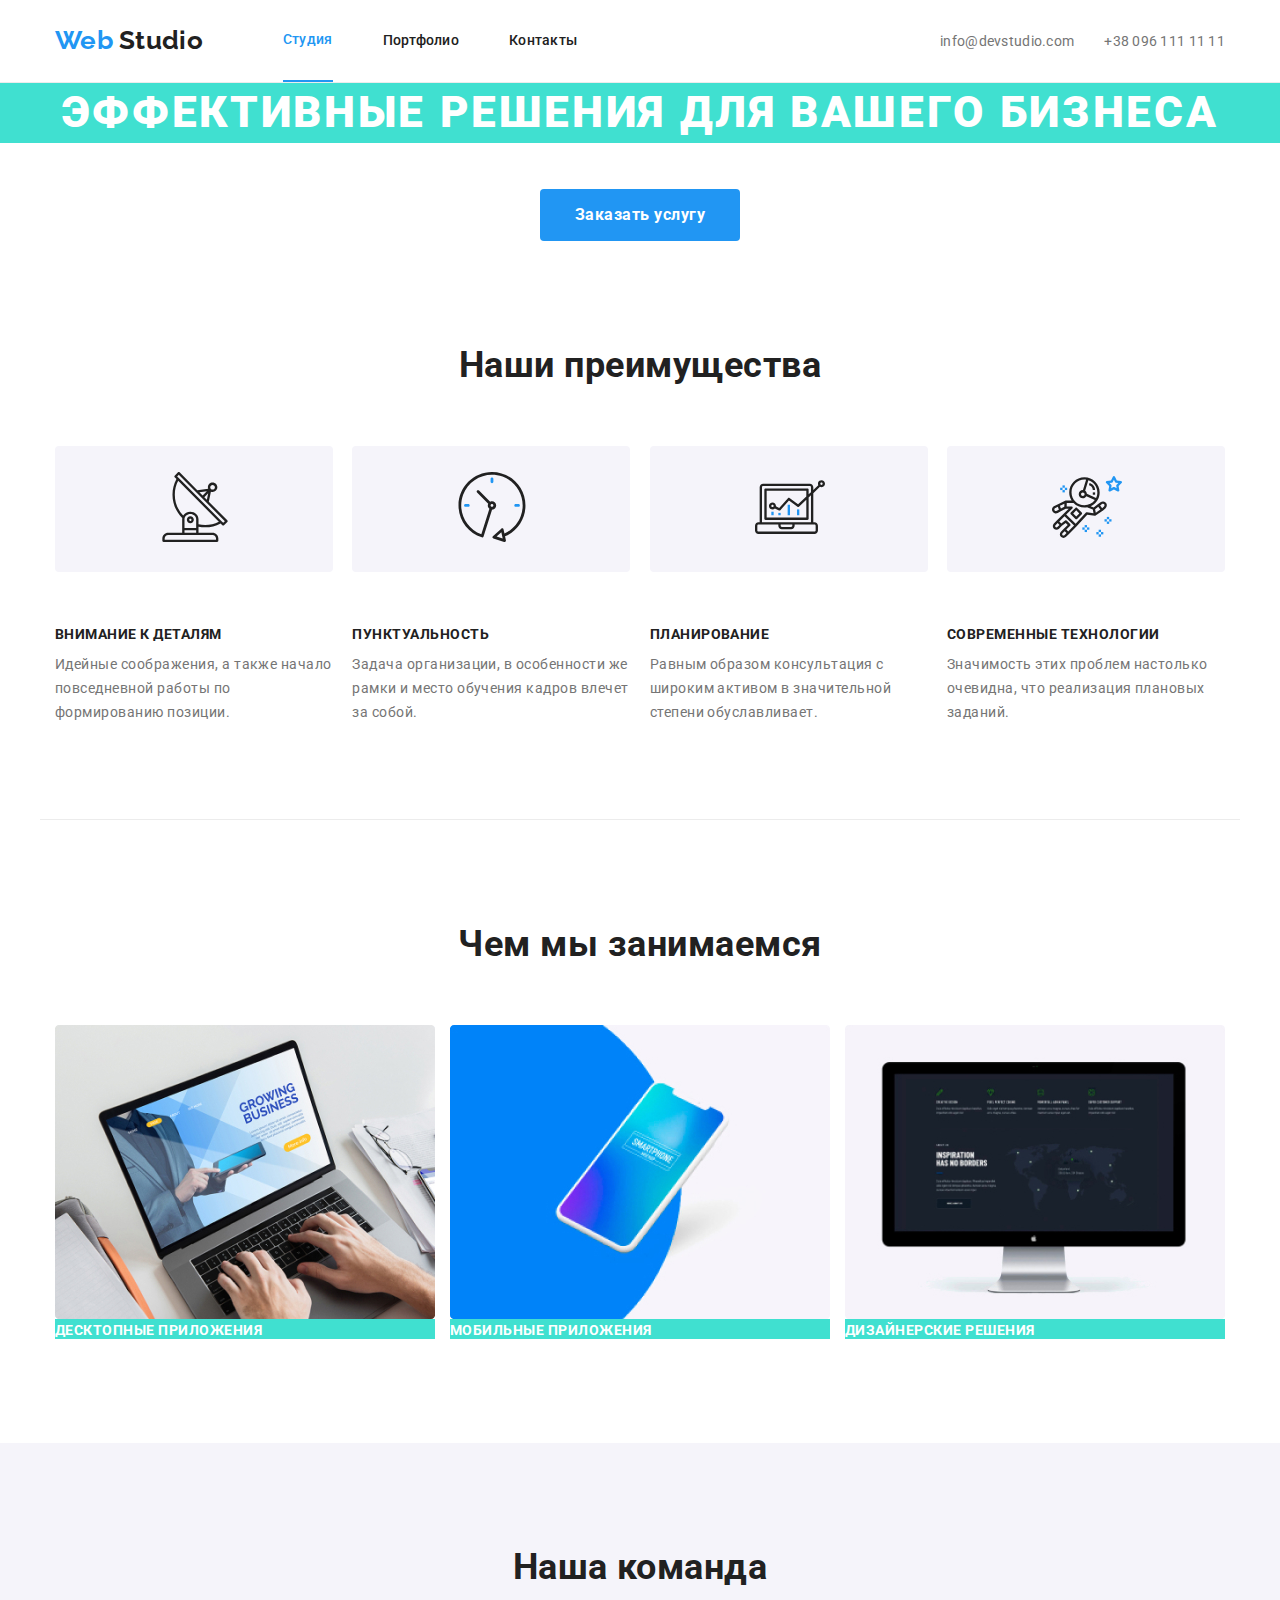
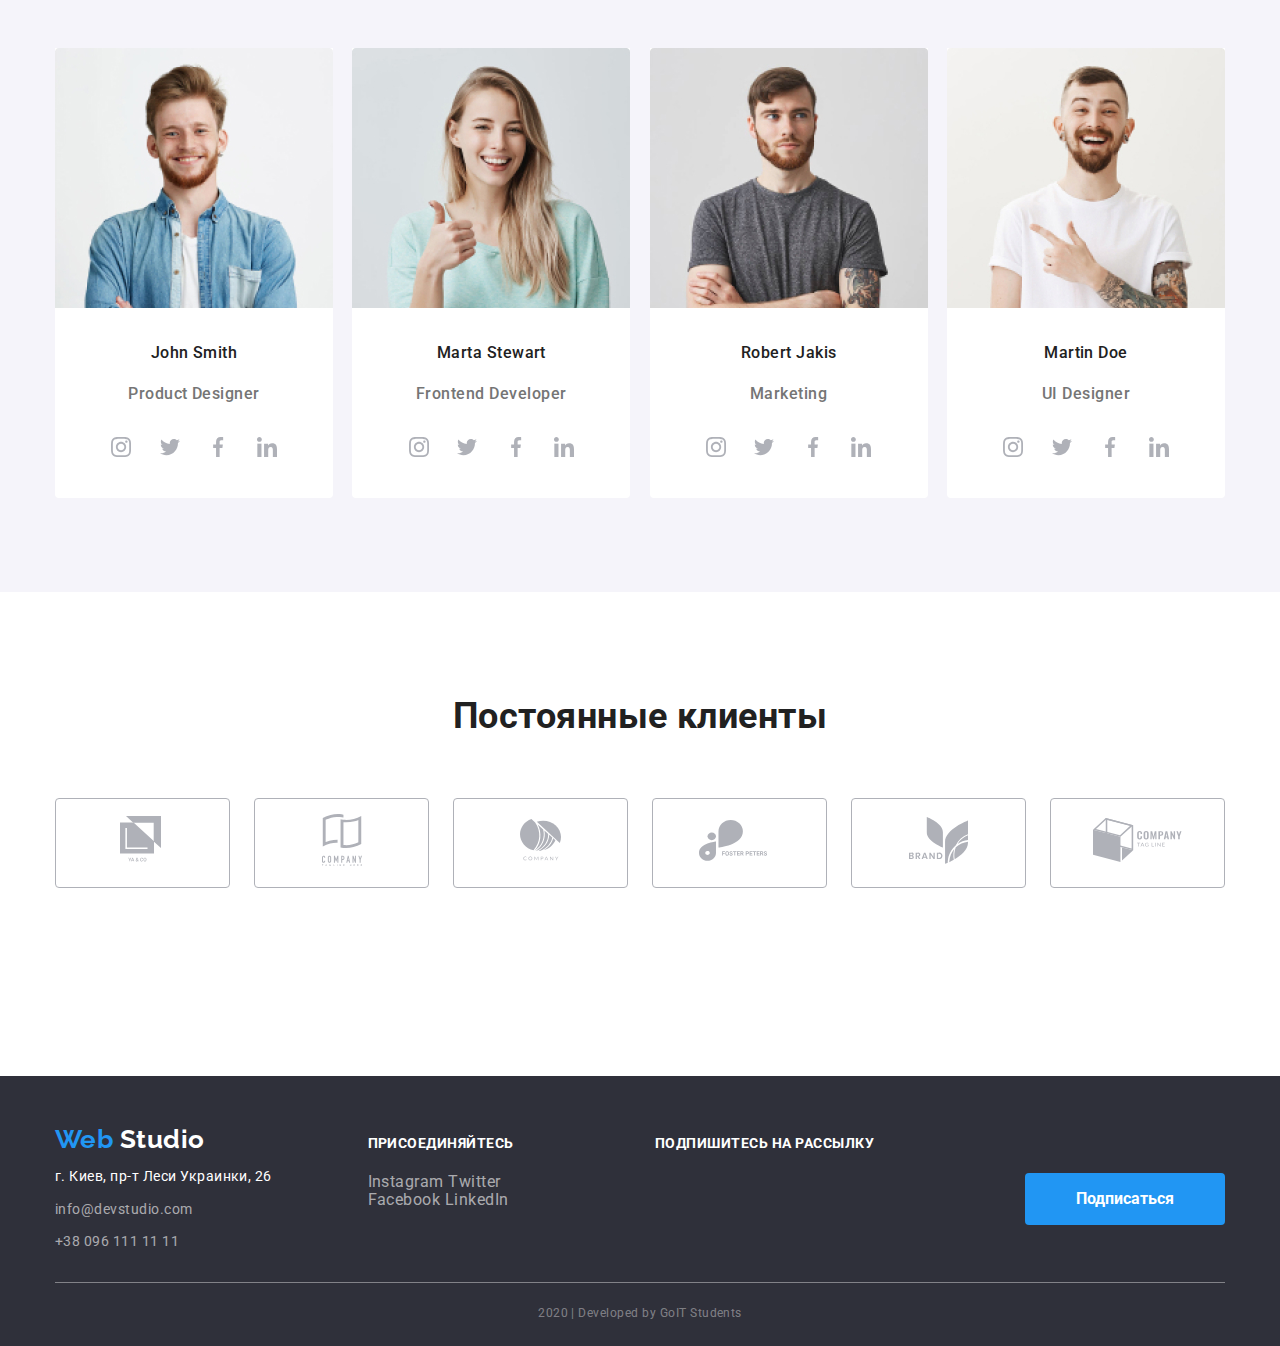
<file: index.html>
<!DOCTYPE html>
<html lang="ru">
  <head>
    <meta charset="UTF-8" />
    <meta name="viewport" content="width=device-width, initial-scale=1.0" />
    <title>Web Studio</title>
    <link
      href="https://fonts.googleapis.com/css2?family=Raleway:wght@700&family=Roboto:wght@400;500;700;900&display=swap"
      rel="stylesheet"
    />
    <link
      rel="stylesheet"
      href="https://cdnjs.cloudflare.com/ajax/libs/modern-normalize/0.6.0/modern-normalize.min.css"
    />
    <link rel="stylesheet" href="./CSS/common.css" />
    <link rel="stylesheet" href="./CSS/main.css" />
  </head>
  <body>
    <!-- Шапка сайта -->
    <header>
      <div class="container header">
        <nav class="site-nav">
          <a href="./index.html" class="logo link">
            <span class="logo-accent">Web</span> Studio</a
          >

          <ul class="site-nav list">
            <li>
              <a href="./index.html" class="link current">Студия</a>
            </li>
            <li>
              <a href="./portfolio.html" class="link">Портфолио</a>
            </li>
            <li><a href="" class="link">Контакты</a></li>
          </ul>
        </nav>
        <address class="contacts-nav">
          <ul class="contacts list">
            <li>
              <a class="link" href="mailto:info@devstudio.com"
                >info@devstudio.com</a
              >
            </li>
            <li>
              <a href="tel:+380961111111" class="link">+38 096 111 11 11</a>
            </li>
          </ul>
        </address>
      </div>
    </header>

    <main>
      <!-- Герой -->
      <section class="hero">
        <h1 class="hero-title">Эффективные решения для вашего бизнеса</h1>
        <a href="" class="button">Заказать услугу</a>
      </section>

      <!-- Преимущества -->
      <section class="benefits section">
        <div class="container benefits">
          <h2 class="section-title">Наши преимущества</h2>

          <ul class="benefits list">
            <li>
              <a href=""><img src="./images/antenna.svg" alt="Антена" /></a>
              <h3 class="title">Внимание к деталям</h3>
              <p class="text">
                Идейные соображения, а также начало повседневной работы по
                формированию позиции.
              </p>
            </li>
            <li>
              <a href=""><img src="./images/clock.svg" alt="Часы" /></a>
              <h3 class="title">Пунктуальность</h3>
              <p class="text">
                Задача организации, в особенности же рамки и место обучения
                кадров влечет за собой.
              </p>
            </li>
            <li>
              <a href=""><img src="./images/diagram.svg" alt="Диаграмма" /></a>
              <h3 class="title">Планирование</h3>
              <p class="text">
                Равным образом консультация с широким активом в значительной
                степени обуславливает.
              </p>
            </li>
            <li>
              <a href=""
                ><img src="./images/astronaut.svg" alt="Астронавт"
              /></a>
              <h3 class="title">Современные технологии</h3>
              <p class="text">
                Значимость этих проблем настолько очевидна, что реализация
                плановых заданий.
              </p>
            </li>
          </ul>
        </div>
      </section>

      <!-- Чем мы занимаемся -->
      <section class="possibilities section">
        <div class="container">
          <h2 class="section-title">Чем мы занимаемся</h2>
          <ul class="possibilities list">
            <li>
              <a href="" class="possibilities title link">
                <img
                  src="./images/laptop.jpg"
                  width="380"
                  height="294"
                  alt="Ноутбук"
                />
                Десктопные приложения
              </a>
            </li>
            <li>
              <a href="" class="possibilities title link">
                <img
                  src="./images/phone.jpg"
                  width="380"
                  height="294"
                  alt="Смартфон"
                />
                Мобильные приложения
              </a>
            </li>
            <li>
              <a href="" class="possibilities title link">
                <img
                  src="./images/design.jpg"
                  width="380"
                  height="294"
                  alt="Десктопное приложение"
                />
                Дизайнерские решения
              </a>
            </li>
          </ul>
        </div>
      </section>

      <!-- Наша команда -->
      <section class="section team">
        <div class="container">
          <h2 class="section-title team">Наша команда</h2>
          <ul class="team list">
            <!-- John Smith -->
            <li class="worker">
              <img src="./images/John-Smith.jpg" alt="Фото John Smith" />
              <div class="worker-card-content">
                <h3 class="worker-name">John Smith</h3>
                <p class="position">Product Designer</p>
                <ul class="list">
                  <li>
                    <a href="">
                      <img src="./images/instagram.svg" alt="Инстаграм" />
                    </a>
                  </li>
                  <li>
                    <a href="">
                      <img src="./images/twitter.svg" alt="Твиттер" />
                    </a>
                  </li>
                  <li>
                    <a href="">
                      <img src="./images/facebook.svg" alt="Фейсбук" />
                    </a>
                  </li>
                  <li>
                    <a href="">
                      <img src="./images/linkedin.svg" alt="Ликедин" />
                    </a>
                  </li>
                </ul>
              </div>
            </li>
            <!-- Marta Stewart -->
            <li class="worker">
              <img src="./images/Marta-Stewart.jpg" alt="Фото Marta Stewart" />
              <div class="worker-card-content">
                <h3 class="worker-name">Marta Stewart</h3>
                <p class="position">Frontend Developer</p>
                <ul class="list">
                  <li>
                    <a href="">
                      <img src="./images/instagram.svg" alt="Инстаграм" />
                    </a>
                  </li>
                  <li>
                    <a href="">
                      <img src="./images/twitter.svg" alt="Твиттер" />
                    </a>
                  </li>
                  <li>
                    <a href="">
                      <img src="./images/facebook.svg" alt="Фейсбук" />
                    </a>
                  </li>
                  <li>
                    <a href="">
                      <img src="./images/linkedin.svg" alt="Ликедин" />
                    </a>
                  </li>
                </ul>
              </div>
            </li>
            <!-- Robert Jakis -->
            <li class="worker">
              <img src="./images/Robert-Jakis.jpg" alt="Фото Robert Jakis" />
              <div class="worker-card-content">
                <h3 class="worker-name">Robert Jakis</h3>
                <p class="position">Marketing</p>
                <ul class="list">
                  <li>
                    <a href="">
                      <img src="./images/instagram.svg" alt="Инстаграм" />
                    </a>
                  </li>
                  <li>
                    <a href="">
                      <img src="./images/twitter.svg" alt="Твиттер" />
                    </a>
                  </li>
                  <li>
                    <a href="">
                      <img src="./images/facebook.svg" alt="Фейсбук" />
                    </a>
                  </li>
                  <li>
                    <a href="">
                      <img src="./images/linkedin.svg" alt="Ликедин" />
                    </a>
                  </li>
                </ul>
              </div>
            </li>
            <!-- Martin Doe -->
            <li class="worker">
              <img src="./images/Martin-Doe.jpg" alt="Фото Martin Doe" />
              <div class="worker-card-content">
                <h3 class="worker-name">Martin Doe</h3>
                <p class="position">UI Designer</p>
                <ul class="list">
                  <li>
                    <a href="">
                      <img src="./images/instagram.svg" alt="Инстаграм" />
                    </a>
                  </li>
                  <li>
                    <a href="">
                      <img src="./images/twitter.svg" alt="Твиттер" />
                    </a>
                  </li>
                  <li>
                    <a href="">
                      <img src="./images/facebook.svg" alt="Фейсбук" />
                    </a>
                  </li>
                  <li>
                    <a href="">
                      <img src="./images/linkedin.svg" alt="Ликедин" />
                    </a>
                  </li>
                </ul>
              </div>
            </li>
          </ul>
        </div>
      </section>

      <!-- Постоянные клиенты -->
      <section class="section">
        <div class="container">
          <h2 class="section-title">Постоянные клиенты</h2>
          <ul class="clients list">
            <li>
              <a href="">
                <img
                  src="./images/logo-company1.svg"
                  alt="Логотип компании ..."
                />
              </a>
            </li>
            <li>
              <a href="">
                <img
                  src="./images/logo-company2.svg"
                  alt="Логотип компании ..."
                />
              </a>
            </li>
            <li>
              <a href="">
                <img
                  src="./images/logo-company3.svg"
                  alt="Логотип компании ..."
                />
              </a>
            </li>
            <li>
              <a href="">
                <img
                  src="./images/logo-company4.svg"
                  alt="Логотип компании ..."
                />
              </a>
            </li>
            <li>
              <a href="">
                <img
                  src="./images/logo-company5.svg"
                  alt="Логотип компании ..."
                />
              </a>
            </li>
            <li>
              <a href="">
                <img
                  src="./images/logo-company6.svg"
                  alt="Логотип компании ..."
                />
              </a>
            </li>
          </ul>
        </div>
      </section>
    </main>

    <!-- Футер -->
    <footer class="footer">
      <div class="container">
        <div class="footer-box">
          <div class="contacts-box">
            <a href="./index.html" class="logo invers link">
              <span class="logo-accent">Web</span> Studio
            </a>

            <address class="address">
              <span>г. Киев, пр-т Леси Украинки, 26</span>

              <a href="mailto:info@devstudio.com" class="link"
                >info@devstudio.com</a
              >
              <a href="tel:+380961111111" class="link">+38 096 111 11 11</a>
            </address>
          </div>

          <div class="social-box">
            <p class="footer-titles">Присоединяйтесь</p>
            <ul class="list">
              <li class="social">
                <a class="link" href="" aria-label="Ссылка на Instagram"
                  >Instagram</a
                >
              </li>
              <li class="social">
                <a class="link" href="" aria-label="Ссылка на Twitter"
                  >Twitter</a
                >
              </li>
              <li class="social">
                <a class="link" href="" aria-label="Ссылка на Facebook"
                  >Facebook</a
                >
              </li>
              <li class="social">
                <a class="link" href="" aria-label="Ссылка на LinkedIn"
                  >LinkedIn</a
                >
              </li>
            </ul>
          </div>

          <div class="subscribe-box">
            <!-- Блок подписки -->
            <p class="footer-titles">Подпишитесь на рассылку</p>
            <button class="button">Подписаться</button>
            <!--  -->
          </div>
        </div>

        <p class="copyright">2020 | Developed by GoIT Students</p>
      </div>
    </footer>
  </body>
</html>
</file>
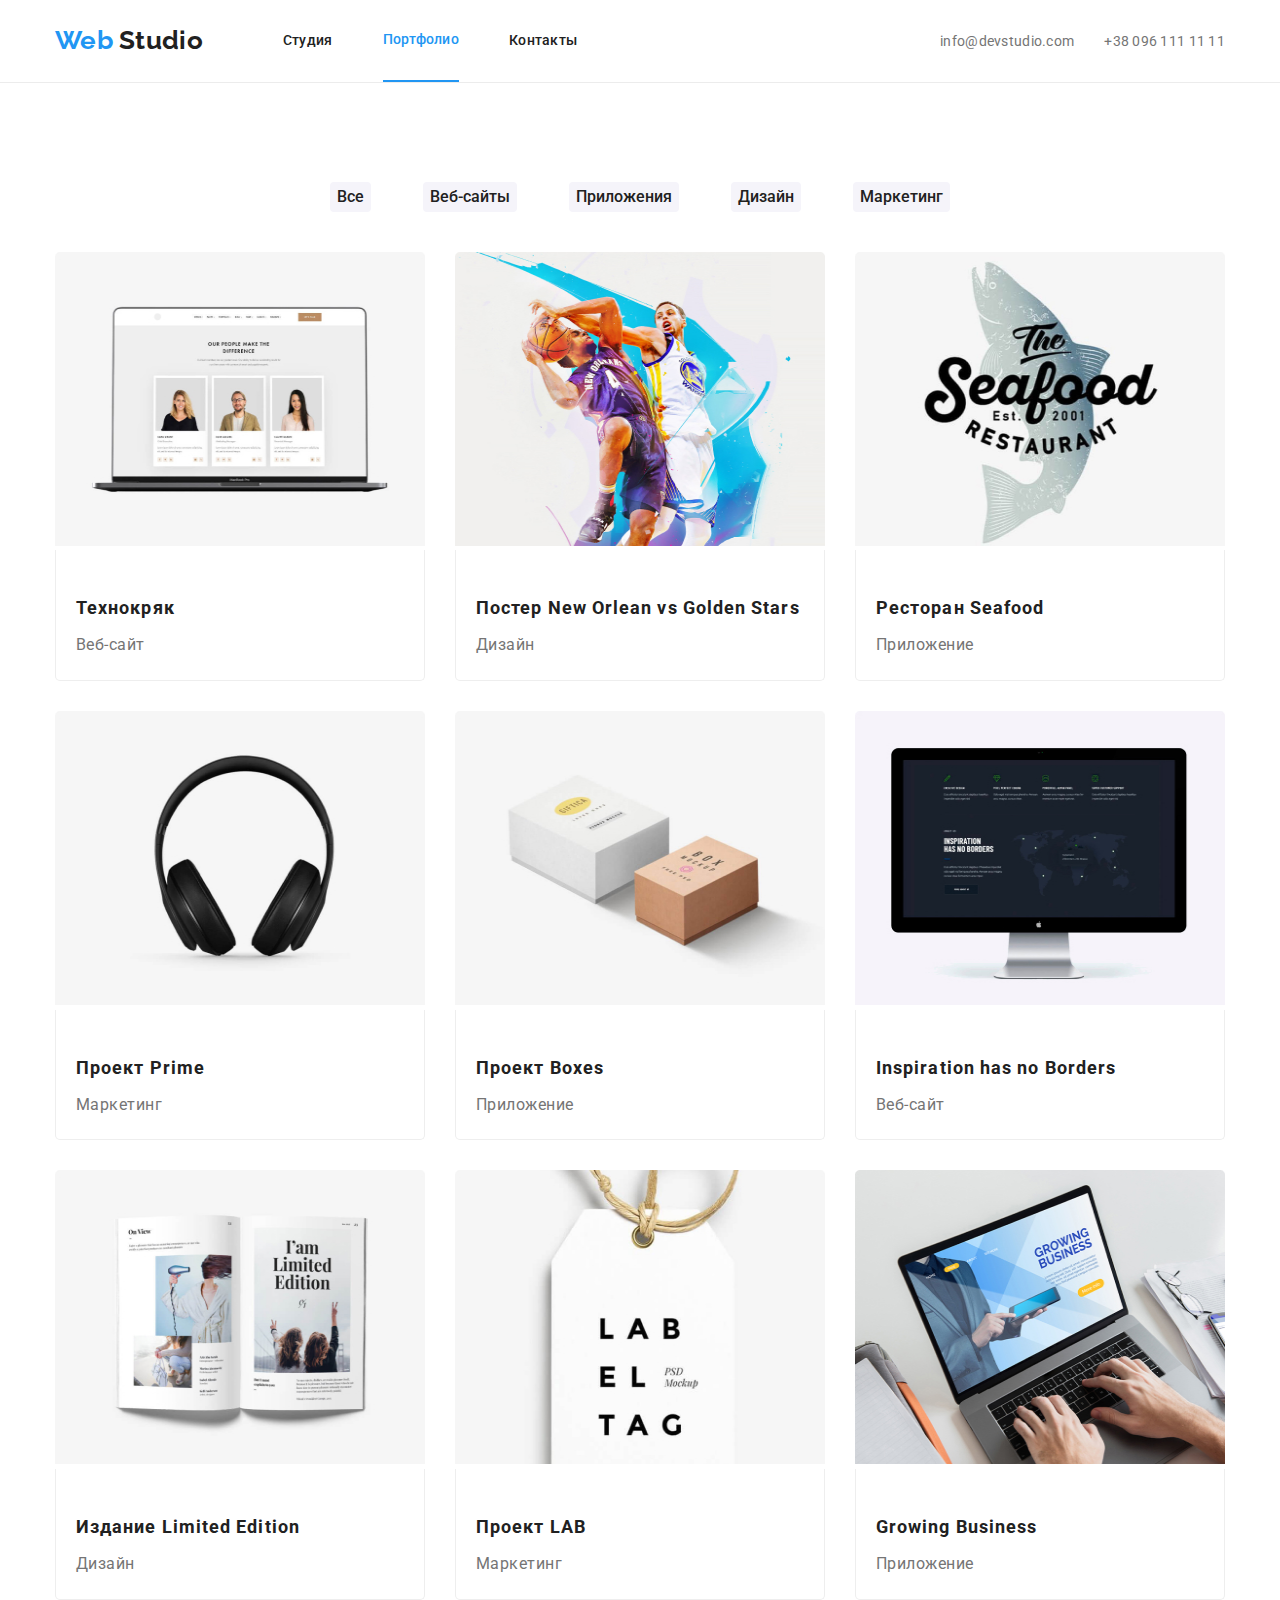
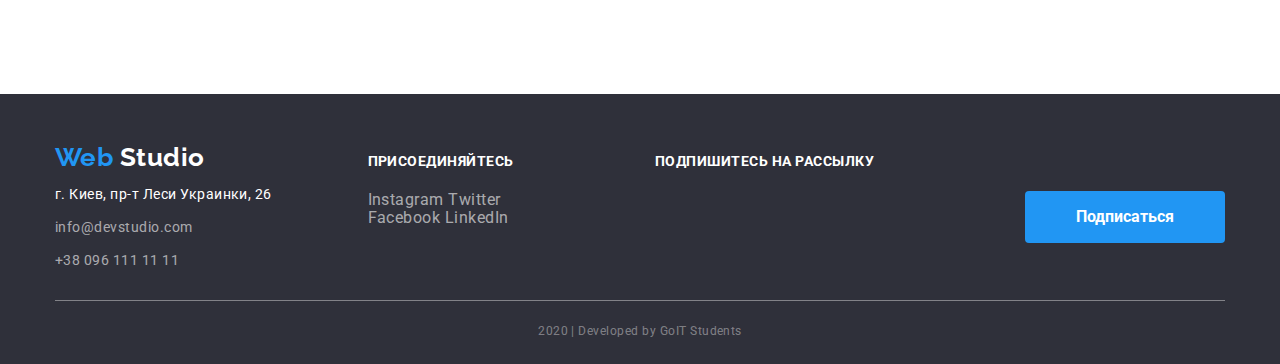
<file: portfolio.html>
<!DOCTYPE html>
<html lang="en">
  <head>
    <meta charset="UTF-8" />
    <meta name="viewport" content="width=device-width, initial-scale=1.0" />
    <title>Web Studio-Portfolio</title>
    <link
      href="https://fonts.googleapis.com/css2?family=Raleway:wght@700&family=Roboto:wght@400;500;700;900&display=swap"
      rel="stylesheet"
    />
    <link
      rel="stylesheet"
      href="https://cdnjs.cloudflare.com/ajax/libs/modern-normalize/0.6.0/modern-normalize.min.css"
    />
    <link rel="stylesheet" href="./CSS/common.css" />
    <link rel="stylesheet" href="./CSS/portfolio.css" />
  </head>
  <body>
    <!-- Шапка сайта -->
    <header>
      <div class="container header">
        <nav class="site-nav">
          <a href="./index.html" class="logo link">
            <span class="logo-accent">Web</span> Studio</a
          >

          <ul class="site-nav list">
            <li>
              <a href="./index.html" class="link">Студия</a>
            </li>
            <li>
              <a href="./portfolio.html" class="link current">Портфолио</a>
            </li>
            <li><a href="" class="link">Контакты</a></li></li>
          </ul>
        </nav>
        <address class="contacts-nav">
          <ul class="contacts list">
            <li>
              <a class="link" href="mailto:info@devstudio.com"
                >info@devstudio.com</a
              >
            </li>
            <li>
              <a href="tel:+380961111111" class="link">+38 096 111 11 11</a>
            </li>
          </ul>
        </address>
      </div>
    </header>

    <main>
      <h1 class="hiden">Работы нашей студии</h1>

      <!-- Фильтры -->
      <div class="container filters">
        <h2 class="hiden">Фильтры</h2>
        <ul class="list">
          <li>
            <button class="filter-button">Все</button>
          </li>
          <li>
            <button class="filter-button">Веб-сайты</button>
          </li>
          <li>
            <button class="filter-button">Приложения</button>
          </li>
          <li>
            <button class="filter-button">Дизайн</button>
          </li>
          <li>
            <button class="filter-button">Маркетинг</button>
          </li>
        </ul>
      </div>

      <!-- Примеры работ -->
      <div class=" container work-examples">
        <h2 class="hiden">Примеры работ</h2>
        <ul class="list">
          <li class="card">
            <a class="link" href="">
              <div>
                <img src="./portfolio-images/technokryak.jpg" width="370" height="294" alt="Лептоп" />
                <p class="card-hover">
                  Технокряк это современная площадка распространения коронавируса.
                  Компании используют эту платформу для цифрового шпионажа и атак
                  на защищённые сервера конкурентов.
                </p>
              </div>
              <div class="card-content">
                <h3 class="title">Технокряк</h3>
                
                <p class="type">Веб-сайт</p>
                
              </div>
            </a>
          </li>
          <li class="card">
            <a class="link" href="">
              <div>
                <img src="./portfolio-images/new-orlean.jpg" width="370" height="294" alt="Баскетболисты" />
                <p class="card-hover">
                  Технокряк это современная площадка распространения коронавируса.
                  Компании используют эту платформу для цифрового шпионажа и атак
                  на защищённые сервера конкурентов.
                </p>
              </div>
              <div class="card-content">
                <h3 class="title">Постер New Orlean vs Golden Stars</h3>
                
                <p class="type">Дизайн</p>
                
              </div>
            </a>
          </li>
          <li class="card">
            <a class="link" href="">
              <div>
                <img src="./portfolio-images/seafood.jpg" width="370" height="294" alt="Логотип ресторана" />
                <p class="card-hover">
                  Технокряк это современная площадка распространения коронавируса.
                  Компании используют эту платформу для цифрового шпионажа и атак
                  на защищённые сервера конкурентов.
                </p>
              </div>
              <div class="card-content">
                <h3 class="title">Ресторан Seafood</h3>
                
                <p class="type">Приложение</p>
                
              </div>
            </a>
          </li>
          <li class="card">
            <a class="link" href="">
              <div>
                <img src="./portfolio-images/prime.jpg" width="370" height="294" alt="Наушники" />
                <p class="card-hover">
                  Технокряк это современная площадка распространения коронавируса.
                  Компании используют эту платформу для цифрового шпионажа и атак
                  на защищённые сервера конкурентов.
                </p>
              </div>
              <div class="card-content">
                <h3 class="title">Проект Prime</h3>
                
                <p class="type">Маркетинг</p>
                
              </div>
            </a>
          </li>
          <li class="card">
            <a class="link" href="">
              <div>
                <img src="./portfolio-images/boxes.jpg" width="370" height="294" alt="Коробки" />
                <p class="card-hover">
                  Технокряк это современная площадка распространения коронавируса.
                  Компании используют эту платформу для цифрового шпионажа и атак
                  на защищённые сервера конкурентов.
                </p>
              </div>
              <div class="card-content">
                <h3 class="title">Проект Boxes</h3>
                
                <p class="type">Приложение</p>
                
              </div>
            </a>
          </li>
          <li class="card">
            <a class="link" href="">
              <div>
                <img src="./portfolio-images/inspiration.jpg" width="370" height="294" alt="Моноблок" />
                <p class="card-hover">
                  Технокряк это современная площадка распространения коронавируса.
                  Компании используют эту платформу для цифрового шпионажа и атак
                  на защищённые сервера конкурентов.
                </p>
              </div>
              <div class="card-content">
                <h3 class="title">Inspiration has no Borders</h3>
                
                <p class="type">Веб-сайт</p>
                
              </div>
            </a>
          </li>
          <li class="card">
            <a class="link" href="">
              <div>
                <img src="./portfolio-images/limited-edition.jpg" width="370" height="294" alt="Журнал" />
                <p class="card-hover">
                  Технокряк это современная площадка распространения коронавируса.
                  Компании используют эту платформу для цифрового шпионажа и атак
                  на защищённые сервера конкурентов.
                </p>
              </div>
              <div class="card-content">
                <h3 class="title">Издание Limited Edition</h3>
                
                <p class="type">Дизайн</p>
                
              </div>
            </a>
          </li>
          <li class="card">
            <a class="link" href="">
              <div>
                <img src="./portfolio-images/lab.jpg" width="370" height="294" alt="Этикетка" />
                <p class="card-hover">
                  Технокряк это современная площадка распространения коронавируса.
                  Компании используют эту платформу для цифрового шпионажа и атак
                  на защищённые сервера конкурентов.
                </p>
              </div>
              <div class="card-content">
                <h3 class="title">Проект LAB</h3>
                
                <p class="type">Маркетинг</p>
                
              </div>
            </a>
          </li>
          <li class="card">
            <a class="link" href="">
              <div>
                <img src="./portfolio-images/growing-business.jpg" width="370" height="294" alt="Ноутбук" />
                <p class="card-hover">
                  Технокряк это современная площадка распространения коронавируса.
                  Компании используют эту платформу для цифрового шпионажа и атак
                  на защищённые сервера конкурентов.
                </p>
              </div>
              <div class="card-content">
                <h3 class="title">Growing Business</h3>
                
                <p class="type">Приложение</p>
                
              </div>
            </a>
          </li>
        </ul>
      </div>
    </main>

    <!-- Футер -->
    <footer class="footer">
      <div class="container">
        <div class="footer-box">
          <div class="contacts-box">
            <a href="./index.html" class="logo invers link">
              <span class="logo-accent">Web</span> Studio
            </a>
    
            <address class="address">
              <span>г. Киев, пр-т Леси Украинки, 26</span>
    
              <a href="mailto:info@devstudio.com" class="link">info@devstudio.com</a>
              <a href="tel:+380961111111" class="link">+38 096 111 11 11</a>
            </address>
          </div>
    
          <div class="social-box">
            <p class="footer-titles">Присоединяйтесь</p>
            <ul class="list">
              <li class="social">
                <a class="link" href="" aria-label="Ссылка на Instagram">Instagram</a>
              </li>
              <li class="social">
                <a class="link" href="" aria-label="Ссылка на Twitter">Twitter</a>
              </li>
              <li class="social">
                <a class="link" href="" aria-label="Ссылка на Facebook">Facebook</a>
              </li>
              <li class="social">
                <a class="link" href="" aria-label="Ссылка на LinkedIn">LinkedIn</a>
              </li>
            </ul>
          </div>
    
          <div class="subscribe-box">
            <!-- Блок подписки -->
            <p class="footer-titles">Подпишитесь на рассылку</p>
            <button class="button">Подписаться</button>
            <!--  -->
          </div>
        </div>
    
        <p class="copyright">2020 | Developed by GoIT Students</p>
      </div>
    </footer>
  </body>
</html>
</file>
<file: CSS/common.css>
:root {
  --primary-text-color: #757575;
  --title-text-color: #212121;
  --logo-text-color: #000000;
  --accent-color: #2196f3;
  --primary-white-color: #ffffff;
  --copyright-text-color: rgba(255, 255, 255, 0.4);
  --footer-link-color: rgba(255, 255, 255, 0.6);
  --footer-bg-color: #2f303a;
  --section-border-color: #ececec;
}

body {
  font-family: "Roboto", sans-serif;
  background-color: var(--primary-white-color);
  color: var(--primary-text-color);
  letter-spacing: 0.03em;
}

.container {
  margin-left: auto;
  margin-right: auto;
  width: 1200px;
  padding-left: 15px;
  padding-right: 15px;
  /*  */
}

.list {
  padding: 0;
  margin: 0;
  list-style: none;
}

.link {
  text-decoration: none;
  font-style: normal;
}

/* Button */
.button {
  display: inline-block;
  padding: 10px 32px;
  min-width: 200px;
  border-radius: 4px;
  border: 1px solid transparent;

  color: var(--primary-white-color);
  background-color: var(--accent-color);

  text-decoration: none;
  text-align: center;
  font-weight: 700;
  font-size: 16px;
  line-height: 1.87;
}

/* Header */
header {
  border-bottom: solid;
  border-bottom-width: 1px;
  border-bottom-color: var(--section-border-color);
}

.container.header {
  display: flex;
  align-items: center;
}

/* Logo */
.logo {
  font-family: "Raleway", sans-serif;
  color: var(--logo-text-color);
  font-weight: 700;
  font-size: 26px;
  line-height: 1.2;
}

.logo-accent {
  color: var(--accent-color);
}

/* .logo:hover,
.logo:focus {
  color: var(--accent-color); 
} */

/* Site nav */
.site-nav {
  display: flex;
  align-items: center;

  font-weight: 500;
  font-size: 14px;
  line-height: 1.14;
  letter-spacing: 0.02em;
}

.site-nav.list {
  margin-left: 80px;
}

.site-nav .link {
  color: var(--title-text-color);
}

.site-nav.list .link {
  display: block;
  padding-top: 32px;
  padding-bottom: 32px;
}

.site-nav.list li:not(:last-child) {
  margin-right: 50px;
}

.site-nav.list .link:hover,
.site-nav.list .link:focus {
  color: var(--accent-color);
}

.site-nav .link.current {
  color: var(--accent-color);
  border-bottom: solid;
  border-color: var(--accent-color);
  border-width: 2px;
  /* border-radius: 2px; */
}

.contacts-nav {
  margin-left: auto;
}

.contacts.list {
  display: flex;
}

.contacts.list li:not(:last-child) {
  margin-right: 30px;
}

.contacts-nav .link {
  color: var(--primary-text-color);
  font-size: 14px;
  line-height: 1.14;
  letter-spacing: 0.02em;
}

.contacts-nav .link:hover,
.contacts-nav .link:focus {
  color: var(--accent-color);
}

/* Footer */

.footer {
  margin-top: 94px;
  padding-top: 48px;
  padding-bottom: 21px;

  background-color: var(--footer-bg-color);
}

.footer-box {
  display: flex;
  align-items: baseline;
  justify-content: space-between;
}

.logo.invers {
  color: var(--primary-white-color);
}

.address {
  color: var(--primary-white-color);
  font-style: normal;
  font-weight: 400;
  font-size: 14px;
  line-height: 1.7;
}

.address span {
  display: block;
  margin-top: 10px;
}

.address .link {
  display: block;
  margin-top: 9px;

  color: var(--footer-link-color);
}

.footer .social .link {
  color: var(--footer-link-color);
}

.address .link:hover,
.address .link:focus {
  color: var(--accent-color);
}

.footer-titles {
  margin-top: 0;
  margin-bottom: 21px;

  color: var(--primary-white-color);
  font-weight: 700;
  font-size: 14px;
  line-height: 1.14;
  text-transform: uppercase;
}

.contacts-box {
  width: 231px;
}

.social-box {
  width: 206px;
}

.social {
  display: inline-block;
}

.subscribe-box {
  width: 570px;
}

.subscribe-box button {
  display: block;
  margin-left: auto;
}

.copyright {
  border-top-style: solid;
  border-color: var(--copyright-text-color);
  border-top-width: 1px;

  margin: 28px 0 0 0;
  padding-top: 18px;

  color: var(--copyright-text-color);
  font-size: 12px;
  line-height: 2;
  text-align: center;
}
</file>
<file: CSS/main.css>
:root {
  --special-section-bg-color: #f5f4fa;
  --clients-border-color: #afb1b8;
}

/* Hero */
.hero {
  text-align: center;
}

.hero-title {
  margin-top: 0;
  margin-bottom: 46px;

  color: var(--primary-white-color);
  background-color: turquoise;
  font-weight: 900;
  font-size: 44px;
  line-height: 1.36;
  letter-spacing: 0.06em;
  text-transform: uppercase;
  /* text-align: center; */
}

/* Section */
.section {
  padding-top: 94px;
  padding-bottom: 94px;
  /* background-color: yellowgreen; */
}

.section.team {
  background-color: var(--special-section-bg-color);
}

.section-title {
  margin-top: 0;
  margin-bottom: 50px;

  color: var(--title-text-color);
  font-weight: 700;
  font-size: 36px;
  line-height: 1.7;
  text-align: center;
}

.title {
  margin-top: 0;
  margin-bottom: 10px;

  color: var(--title-text-color);
  font-weight: 700;
  font-size: 14px;
  line-height: 1.14;
  text-transform: uppercase;
}

.text {
  margin-top: 0;
  margin-bottom: 0px;

  font-size: 14px;
  line-height: 1.71;
}

/* Our Benefits */
.section.benefits {
  padding-bottom: 0px;
}

.benefits.container {
  padding-bottom: 94px;
  border-bottom: 1px solid var(--section-border-color);
}

.benefits.list {
  display: flex;
}

.benefits li {
  width: 278px;
}

.benefits > li > a {
  display: block;
  margin-left: auto;
  margin-right: auto;
  margin-bottom: 55px;

  padding: 25px 104px;
  border: 1px solid transparent;
  background-color: var(--special-section-bg-color);
  border-radius: 4px;
}

.benefits > li > a:hover {
  background-color: var(--accent-color);
}

.benefits li:not(:first-child) {
  margin-left: auto;
}

/* Our possibilities */

.possibilities.list {
  display: flex;
  justify-content: space-between;
}

.possibilities > li {
  width: 380px;
}

.possibilities.title {
  color: var(--primary-white-color);
  background-color: turquoise;
}

/* .possibilities-title:hover,
.possibilities-title:focus {
  color: var(--accent-color);
} */

.possibilities a {
  display: block;
}

/* Team */
.team.list {
  display: flex;
  justify-content: space-between;
}

.worker {
  width: 278px;
  /* border-top-left-radius: 4px; */

  text-align: center;
}

.worker > img {
  display: block;
}

.worker .worker-name {
  margin-top: 0;
  margin-bottom: 10px;

  color: var(--title-text-color);
  font-weight: 500;
  font-size: 16px;
  line-height: 1.9;
  text-align: center;
  letter-spacing: 0.03em;
}

.position {
  margin-top: 0;
  margin-bottom: 16px;

  color: var(--primary-text-color);
  font-weight: 500;
  font-size: 16px;
  line-height: 1.9;
  text-align: center;
  letter-spacing: 0.03em;
}

.worker .list li {
  display: inline-block;
}

.worker-card-content {
  background-color: var(--primary-white-color);

  padding-top: 30px;
  padding-bottom: 24px;
  padding-left: 35px;
  padding-right: 35px;

  border-bottom: 1px solid transparent;
  border-left: 1px solid transparent;
  border-right: 1px solid transparent;
  border-bottom-right-radius: 4px;
  border-bottom-left-radius: 4px;
}

/* Clients */

.clients {
  display: flex;
  justify-content: space-between;
}

.clients > li {
  display: flex;
  align-items: center;
  justify-content: center;

  border: solid;
  border-width: 1px;
  border-radius: 4px;
  border-color: var(--clients-border-color);
  width: 175px;
  height: 90px;
}

.clients > li:hover {
  border-color: var(--accent-color);
}
</file>
<file: CSS/portfolio.css>
:root {
  --card-hover-color: rgba(33, 150, 243, 0.9);
  --filter-button-bg-color: #f5f4fa;
  --card-border-color: #eeeeee;
}

.filters {
  margin-top: 93px;
}

.filters .list {
  display: flex;
  justify-content: center;
}

.filters .list > li:not(:first-child) {
  margin-left: 8px;
}

.filters .list > li {
  padding-top: 6px;
  padding-bottom: 6px;
  padding-left: 22px;
  padding-right: 22px;
}

.filter-button {
  border: 1px solid transparent;
  border-radius: 4px;

  color: var(--title-text-color);
  font-family: inherit;
  background-color: var(--filter-button-bg-color);
  font-weight: 500;
  font-size: 16px;
  line-height: 1.62;
}

.filter-button:hover {
  background-color: var(--accent-color);
  color: var(--primary-white-color);
}

.work-examples {
  margin-top: 34px;

  /* outline: 2px solid tomato; */
}

.work-examples .list {
  display: flex;
  flex-wrap: wrap;
  /* background-color: turquoise; */
  margin: -15px;
}

.title {
  margin-top: 20px;
  margin-bottom: 0;

  color: var(--title-text-color);
  font-weight: 700;
  font-size: 18px;
  line-height: 2;
  letter-spacing: 0.06em;
}

.type {
  margin-top: 4px;
  margin-bottom: 0;

  color: var(--primary-text-color);

  font-size: 16px;
  line-height: 1.87;
}

.card {
  /* width: calc((100% - 2 * 30px) / 3);
  margin-right: 30px;
  margin-bottom: 30px; */
  width: 370px;
  margin: 15px;
  /* outline: 2px solid tomato; */
  /* border: 1px solid var(--card-border-color); */
  /* border-radius: 5px; */
}

/* .card:nth-child(3n) {
  margin-right: 0px;
}

.card:nth-last-child(-n + 3) {
  margin-bottom: 0px;
} */

.card-hover {
  display: none;
  color: var(--primary-white-color);
  background-color: var(--card-hover-color);
  font-size: 18px;
  line-height: 1.56;
}

.card .link > img {
  display: block;
}

.card-content {
  overflow: hidden;
  padding: 20px 20px;

  border-bottom: 1px solid var(--card-border-color);
  border-left: 1px solid var(--card-border-color);
  border-right: 1px solid var(--card-border-color);
  border-bottom-right-radius: 5px;
  border-bottom-left-radius: 5px;
}

.hiden {
  display: none;
}
</file>
